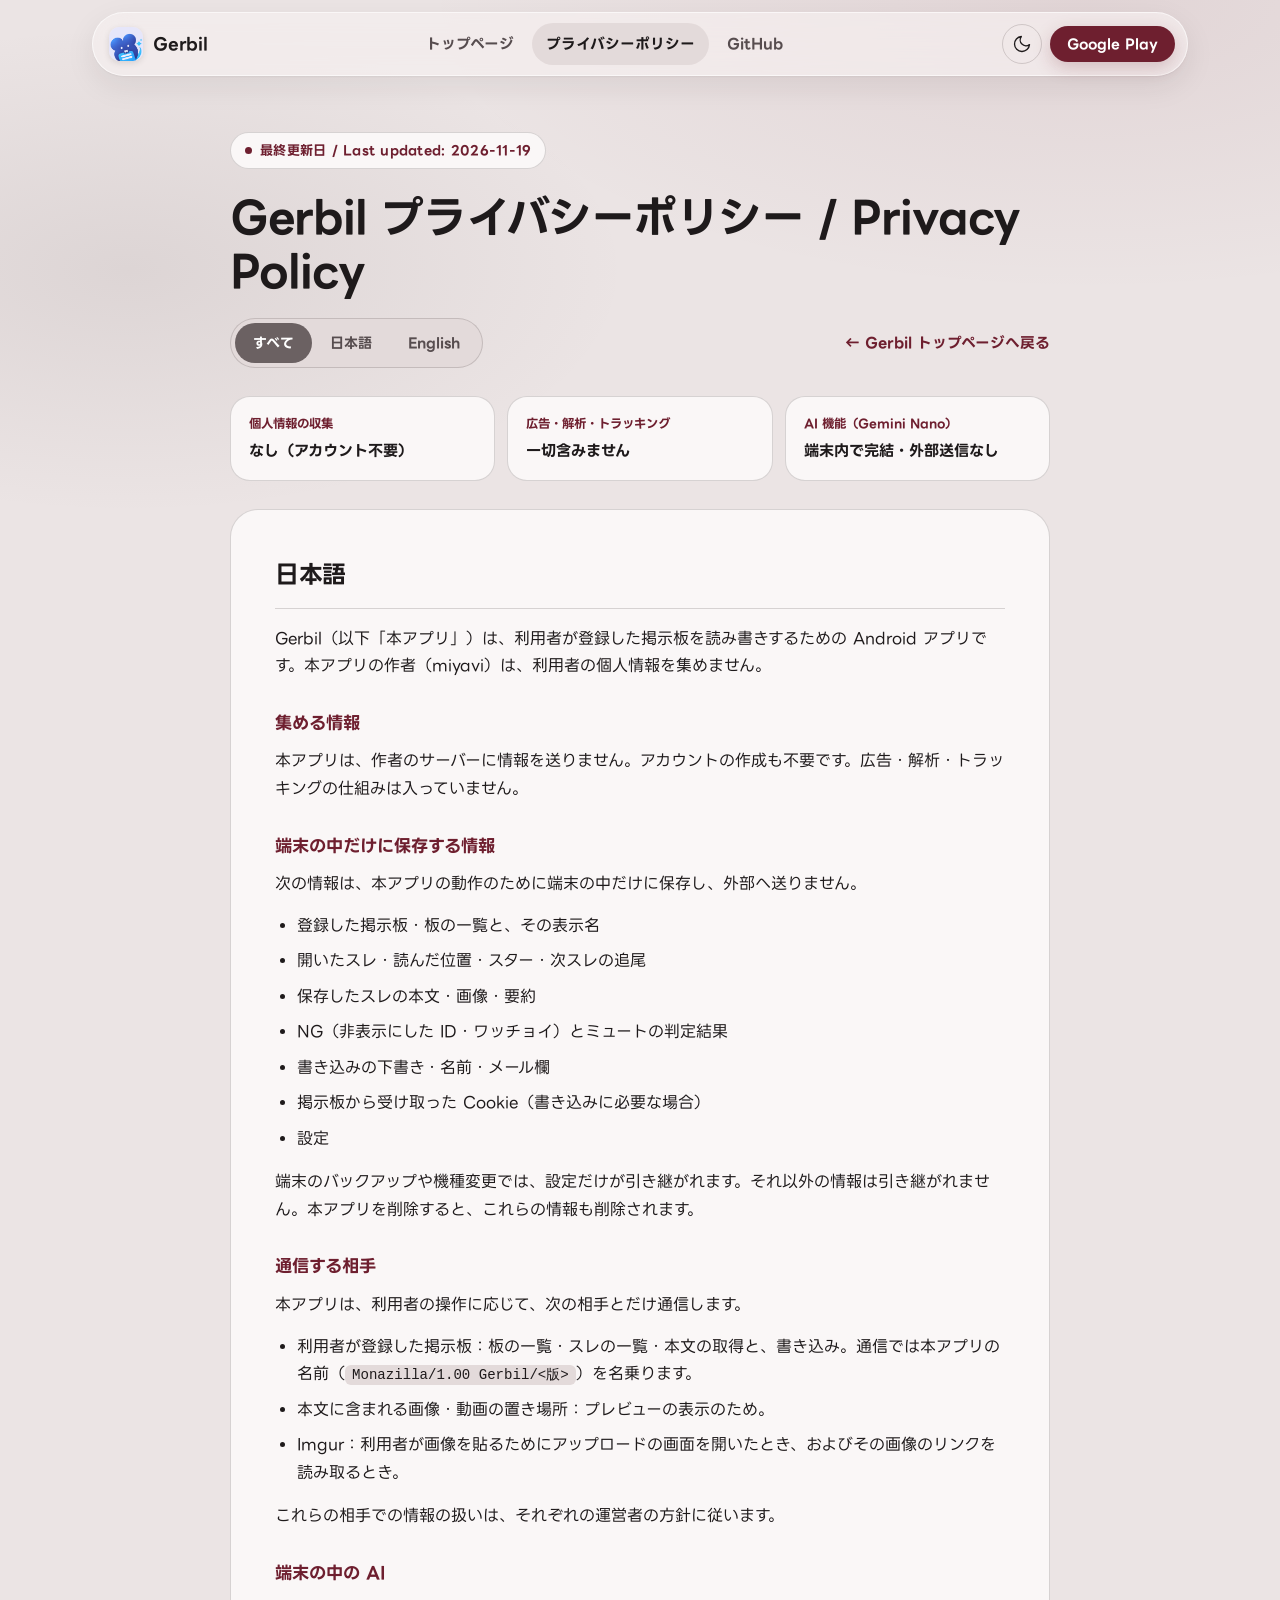
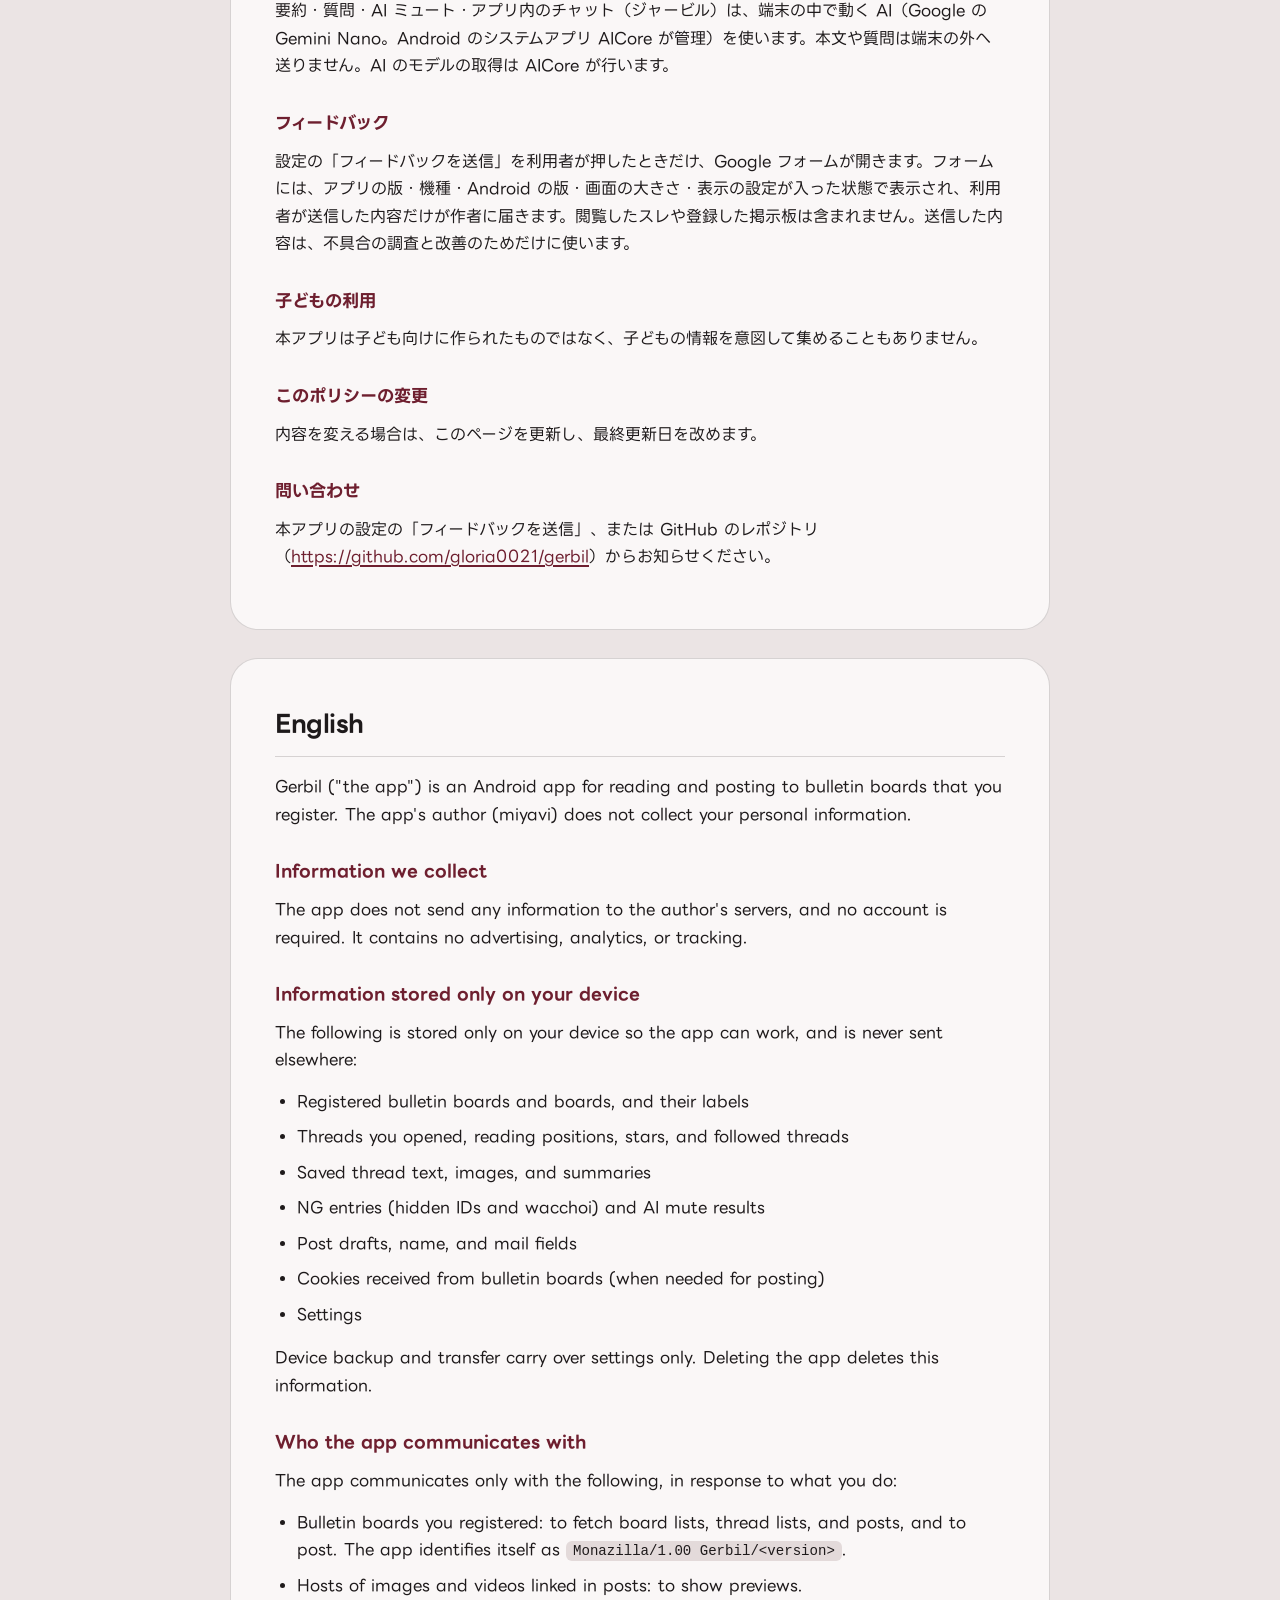
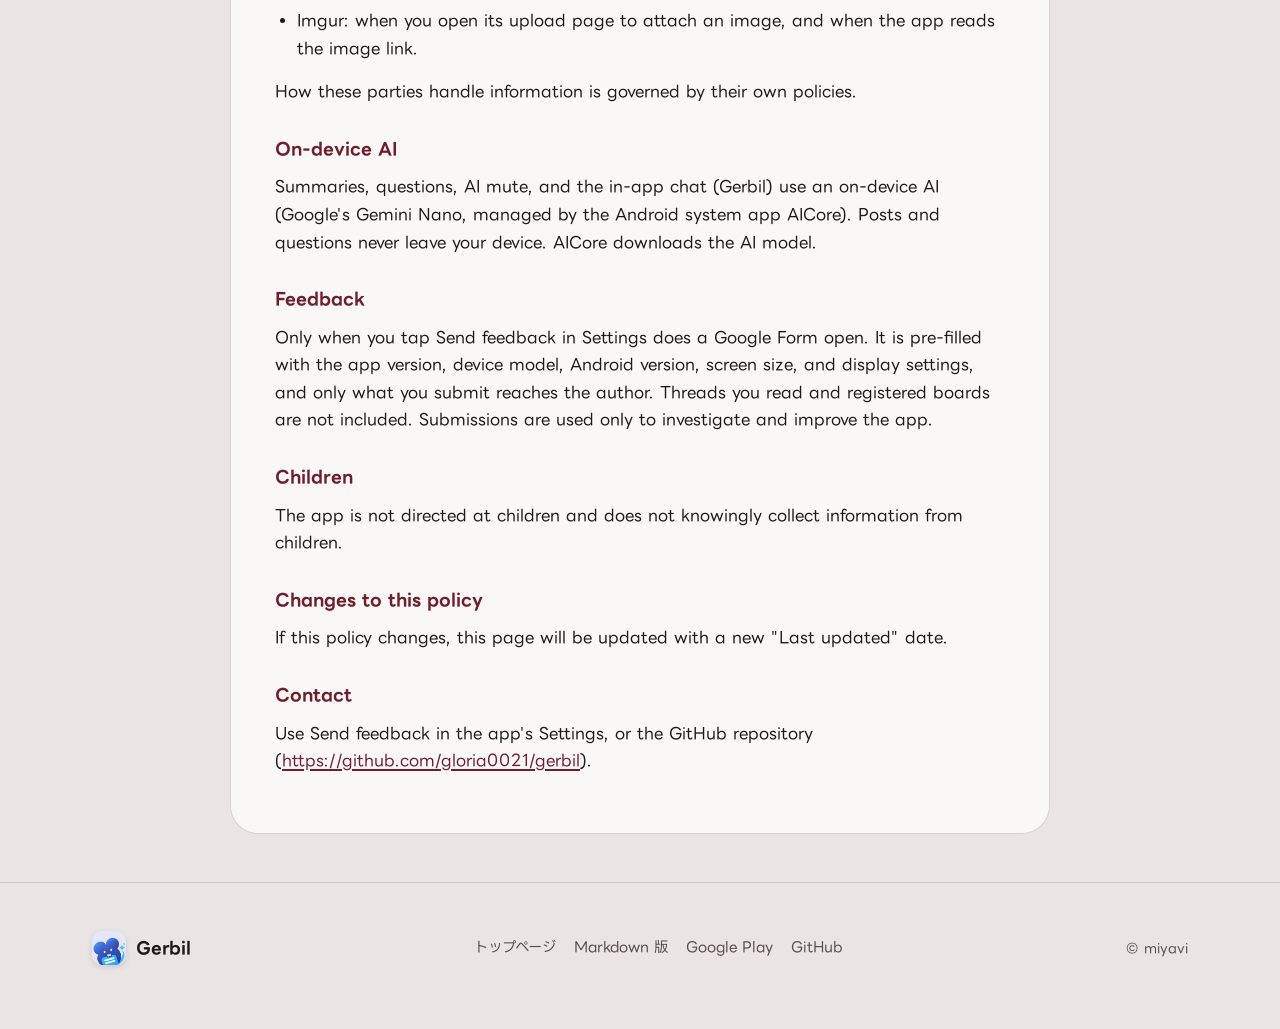
<file: docs/privacy.html>
<!DOCTYPE html>
<html lang="ja">
<head>
  <meta charset="utf-8">
  <meta name="viewport" content="width=device-width, initial-scale=1">
  <title>プライバシーポリシー / Privacy Policy — Gerbil</title>
  <meta name="description" content="Android アプリ Gerbil のプライバシーポリシー（日本語 / English）。個人情報の収集を行わず、広告・解析・トラッキングも含みません。">
  <meta name="theme-color" content="#ebe4e4" media="(prefers-color-scheme: light)">
  <meta name="theme-color" content="#191516" media="(prefers-color-scheme: dark)">

  <link rel="icon" type="image/png" href="store/icon-512.png">
  <link rel="apple-touch-icon" href="store/icon-512.png">

  <link rel="preconnect" href="https://fonts.googleapis.com">
  <link rel="preconnect" href="https://fonts.gstatic.com" crossorigin>
  <link href="https://fonts.googleapis.com/css2?family=LINE+Seed+JP:wght@400;700&display=swap" rel="stylesheet">

  <link rel="stylesheet" href="site.css">
</head>
<body>
  <header class="site-header">
    <div class="container">
      <div class="header-bar">
        <a class="brand" href="./" aria-label="Gerbil トップへ戻る">
          <img class="brand-icon" src="store/icon-512.png" alt="" width="34" height="34">
          <span>Gerbil</span>
        </a>

        <nav class="nav-links" aria-label="ナビゲーション">
          <a href="./">トップページ</a>
          <a href="privacy.html" aria-current="page">プライバシーポリシー</a>
          <a href="https://github.com/gloria0021/gerbil" target="_blank" rel="noopener">GitHub</a>
        </nav>

        <div class="header-actions">
          <button id="mode-toggle" class="icon-btn" type="button" aria-label="ダークモードに切り替え" aria-pressed="false">
            <svg data-icon="moon" viewBox="0 0 24 24" fill="none" stroke="currentColor" stroke-width="1.6" stroke-linecap="round" stroke-linejoin="round" aria-hidden="true">
              <path d="M21 12.79A9 9 0 1 1 11.21 3 7 7 0 0 0 21 12.79z"/>
            </svg>
            <svg data-icon="sun" viewBox="0 0 24 24" fill="none" stroke="currentColor" stroke-width="1.6" stroke-linecap="round" stroke-linejoin="round" aria-hidden="true" style="display:none">
              <circle cx="12" cy="12" r="4"/>
              <path d="M12 2v2M12 20v2M4.93 4.93l1.41 1.41M17.66 17.66l1.41 1.41M2 12h2M20 12h2M6.34 17.66l-1.41 1.41M19.07 4.93l-1.41 1.41"/>
            </svg>
          </button>
          <a class="btn btn-primary btn-sm" href="https://play.google.com/store/apps/details?id=jp.miyavi.android.gerbil" target="_blank" rel="noopener">
            Google Play
          </a>
        </div>
      </div>
    </div>
  </header>

  <main>
    <div class="container">
      <div class="policy-wrap">
        <section class="policy-hero">
          <div class="eyebrow">
            <span class="eyebrow-dot" aria-hidden="true"></span>
            <span>最終更新日 / Last updated: 2026-11-19</span>
          </div>
          <h1 class="section-title" style="font-size: clamp(1.85rem, 3.8vw, 2.75rem);">
            Gerbil プライバシーポリシー / Privacy Policy
          </h1>

          <div class="policy-meta">
            <div class="lang-switch" role="group" aria-label="表示言語の切り替え">
              <button class="lang-btn" type="button" data-policy-lang="all" aria-pressed="true">すべて</button>
              <button class="lang-btn" type="button" data-policy-lang="ja" aria-pressed="false">日本語</button>
              <button class="lang-btn" type="button" data-policy-lang="en" aria-pressed="false">English</button>
            </div>
            <a href="./" style="font-size: 0.92rem; font-weight: 700; text-decoration: none;">← Gerbil トップページへ戻る</a>
          </div>
        </section>

        <!-- At-a-glance Summary -->
        <section class="policy-summary" aria-label="要点">
          <div class="policy-summary-item">
            <div class="label">個人情報の収集</div>
            <div class="val">なし（アカウント不要）</div>
          </div>
          <div class="policy-summary-item">
            <div class="label">広告・解析・トラッキング</div>
            <div class="val">一切含みません</div>
          </div>
          <div class="policy-summary-item">
            <div class="label">AI 機能（Gemini Nano）</div>
            <div class="val">端末内で完結・外部送信なし</div>
          </div>
        </section>

        <!-- Japanese Policy -->
        <article id="ja" class="policy-card" lang="ja">
          <h2>日本語</h2>

          <p>Gerbil（以下「本アプリ」）は、利用者が登録した掲示板を読み書きするための Android アプリです。本アプリの作者（miyavi）は、利用者の個人情報を集めません。</p>

          <h3>集める情報</h3>
          <p>本アプリは、作者のサーバーに情報を送りません。アカウントの作成も不要です。広告・解析・トラッキングの仕組みは入っていません。</p>

          <h3>端末の中だけに保存する情報</h3>
          <p>次の情報は、本アプリの動作のために端末の中だけに保存し、外部へ送りません。</p>
          <ul>
            <li>登録した掲示板・板の一覧と、その表示名</li>
            <li>開いたスレ・読んだ位置・スター・次スレの追尾</li>
            <li>保存したスレの本文・画像・要約</li>
            <li>NG（非表示にした ID・ワッチョイ）とミュートの判定結果</li>
            <li>書き込みの下書き・名前・メール欄</li>
            <li>掲示板から受け取った Cookie（書き込みに必要な場合）</li>
            <li>設定</li>
          </ul>
          <p>端末のバックアップや機種変更では、設定だけが引き継がれます。それ以外の情報は引き継がれません。本アプリを削除すると、これらの情報も削除されます。</p>

          <h3>通信する相手</h3>
          <p>本アプリは、利用者の操作に応じて、次の相手とだけ通信します。</p>
          <ul>
            <li>利用者が登録した掲示板：板の一覧・スレの一覧・本文の取得と、書き込み。通信では本アプリの名前（<code>Monazilla/1.00 Gerbil/&lt;版&gt;</code>）を名乗ります。</li>
            <li>本文に含まれる画像・動画の置き場所：プレビューの表示のため。</li>
            <li>Imgur：利用者が画像を貼るためにアップロードの画面を開いたとき、およびその画像のリンクを読み取るとき。</li>
          </ul>
          <p>これらの相手での情報の扱いは、それぞれの運営者の方針に従います。</p>

          <h3>端末の中の AI</h3>
          <p>要約・質問・AI ミュート・アプリ内のチャット（ジャービル）は、端末の中で動く AI（Google の Gemini Nano。Android のシステムアプリ AICore が管理）を使います。本文や質問は端末の外へ送りません。AI のモデルの取得は AICore が行います。</p>

          <h3>フィードバック</h3>
          <p>設定の「フィードバックを送信」を利用者が押したときだけ、Google フォームが開きます。フォームには、アプリの版・機種・Android の版・画面の大きさ・表示の設定が入った状態で表示され、利用者が送信した内容だけが作者に届きます。閲覧したスレや登録した掲示板は含まれません。送信した内容は、不具合の調査と改善のためだけに使います。</p>

          <h3>子どもの利用</h3>
          <p>本アプリは子ども向けに作られたものではなく、子どもの情報を意図して集めることもありません。</p>

          <h3>このポリシーの変更</h3>
          <p>内容を変える場合は、このページを更新し、最終更新日を改めます。</p>

          <h3>問い合わせ</h3>
          <p>本アプリの設定の「フィードバックを送信」、または GitHub のレポジトリ（<a href="https://github.com/gloria0021/gerbil" target="_blank" rel="noopener">https://github.com/gloria0021/gerbil</a>）からお知らせください。</p>
        </article>

        <!-- English Policy -->
        <article id="en" class="policy-card" lang="en">
          <h2>English</h2>

          <p>Gerbil ("the app") is an Android app for reading and posting to bulletin boards that you register. The app's author (miyavi) does not collect your personal information.</p>

          <h3>Information we collect</h3>
          <p>The app does not send any information to the author's servers, and no account is required. It contains no advertising, analytics, or tracking.</p>

          <h3>Information stored only on your device</h3>
          <p>The following is stored only on your device so the app can work, and is never sent elsewhere:</p>
          <ul>
            <li>Registered bulletin boards and boards, and their labels</li>
            <li>Threads you opened, reading positions, stars, and followed threads</li>
            <li>Saved thread text, images, and summaries</li>
            <li>NG entries (hidden IDs and wacchoi) and AI mute results</li>
            <li>Post drafts, name, and mail fields</li>
            <li>Cookies received from bulletin boards (when needed for posting)</li>
            <li>Settings</li>
          </ul>
          <p>Device backup and transfer carry over settings only. Deleting the app deletes this information.</p>

          <h3>Who the app communicates with</h3>
          <p>The app communicates only with the following, in response to what you do:</p>
          <ul>
            <li>Bulletin boards you registered: to fetch board lists, thread lists, and posts, and to post. The app identifies itself as <code>Monazilla/1.00 Gerbil/&lt;version&gt;</code>.</li>
            <li>Hosts of images and videos linked in posts: to show previews.</li>
            <li>Imgur: when you open its upload page to attach an image, and when the app reads the image link.</li>
          </ul>
          <p>How these parties handle information is governed by their own policies.</p>

          <h3>On-device AI</h3>
          <p>Summaries, questions, AI mute, and the in-app chat (Gerbil) use an on-device AI (Google's Gemini Nano, managed by the Android system app AICore). Posts and questions never leave your device. AICore downloads the AI model.</p>

          <h3>Feedback</h3>
          <p>Only when you tap Send feedback in Settings does a Google Form open. It is pre-filled with the app version, device model, Android version, screen size, and display settings, and only what you submit reaches the author. Threads you read and registered boards are not included. Submissions are used only to investigate and improve the app.</p>

          <h3>Children</h3>
          <p>The app is not directed at children and does not knowingly collect information from children.</p>

          <h3>Changes to this policy</h3>
          <p>If this policy changes, this page will be updated with a new "Last updated" date.</p>

          <h3>Contact</h3>
          <p>Use Send feedback in the app's Settings, or the GitHub repository (<a href="https://github.com/gloria0021/gerbil" target="_blank" rel="noopener">https://github.com/gloria0021/gerbil</a>).</p>
        </article>
      </div>
    </div>
  </main>

  <footer class="site-footer">
    <div class="container">
      <div class="footer-inner">
        <div class="brand">
          <img class="brand-icon" src="store/icon-512.png" alt="" width="28" height="28">
          <span>Gerbil</span>
        </div>

        <nav class="footer-links" aria-label="フッターリンク">
          <a href="./">トップページ</a>
          <a href="privacy-policy.md">Markdown 版</a>
          <a href="https://play.google.com/store/apps/details?id=jp.miyavi.android.gerbil" target="_blank" rel="noopener">Google Play</a>
          <a href="https://github.com/gloria0021/gerbil" target="_blank" rel="noopener">GitHub</a>
        </nav>

        <p class="footer-meta">&copy; miyavi</p>
      </div>
    </div>
  </footer>

  <script src="site.js" defer></script>
</body>
</html>
</file>
<file: docs/site.css>
/* ==========================================================================
   Gerbil Landing Page & Privacy Policy Stylesheet
   Grounded in Gerbil's Material 3 Suna theme (#605050 seed, Fidelity palette)
   with frosted glass surfaces inspired by Haze glass bars.
   ========================================================================== */

:root {
  /* Suna Light (Default) */
  --surface: #ebe4e4;
  --surface-low: #e3dada;
  --surface-container: #ddd3d3;
  --surface-high: #d5caca;
  --surface-sheet: #faf7f7;
  --on-surface: #1e1a1b;
  --on-surface-variant: #574d4f;
  --primary: #6e1f2f;
  --on-primary: #ffffff;
  --primary-container: #f8d8de;
  --on-primary-container: #3b0815;
  --secondary-container: #6b6162;
  --on-secondary-container: #ffffff;
  --outline: #857a7c;
  --outline-variant: rgba(87, 77, 79, 0.22);

  /* Glass approximation (backdrop-filter + layered highlight border) */
  --glass-bg: rgba(244, 239, 239, 0.72);
  --glass-bg-strong: rgba(247, 243, 243, 0.86);
  --glass-border: rgba(255, 255, 255, 0.62);
  --glass-shadow: 0 10px 30px rgba(42, 26, 29, 0.08), 0 1px 2px rgba(42, 26, 29, 0.05);

  /* Ambient tint */
  --ambient-1: rgba(110, 31, 47, 0.08);
  --ambient-2: rgba(96, 80, 80, 0.10);

  /* Shape scale (consistent M3 scale) */
  --radius-sm: 12px;
  --radius-md: 20px;
  --radius-lg: 28px;
  --radius-pill: 9999px;

  /* Spacing & layout */
  --container-max: 1160px;
  --header-h: 64px;

  /* Typography */
  --font-sans: 'LINE Seed JP', 'Hiragino Sans', 'Hiragino Kaku Gothic ProN', 'BIZ UDPGothic', 'Yu Gothic UI', sans-serif;
  --font-mono: ui-monospace, 'SFMono-Regular', 'JetBrains Mono', Menlo, Consolas, monospace;

  /* Motion */
  --ease-out: cubic-bezier(0.2, 0.8, 0.2, 1);
  --ease-spring: cubic-bezier(0.22, 1, 0.36, 1);
}

/* Dark theme (auto or manual) */
[data-mode="dark"] {
  --surface: #191516;
  --surface-low: #211c1d;
  --surface-container: #272123;
  --surface-high: #312a2c;
  --surface-sheet: #2c2628;
  --on-surface: #eee5e6;
  --on-surface-variant: #c2b6b8;
  --primary: #f2b6c0;
  --on-primary: #4c111e;
  --primary-container: #5c1c2a;
  --on-primary-container: #ffd9df;
  --secondary-container: #564c4e;
  --on-secondary-container: #f5ebec;
  --outline: #988b8d;
  --outline-variant: rgba(194, 182, 184, 0.2);

  --glass-bg: rgba(39, 33, 35, 0.72);
  --glass-bg-strong: rgba(44, 38, 40, 0.88);
  --glass-border: rgba(255, 255, 255, 0.12);
  --glass-shadow: 0 14px 36px rgba(0, 0, 0, 0.38), 0 1px 2px rgba(0, 0, 0, 0.24);

  --ambient-1: rgba(242, 182, 192, 0.08);
  --ambient-2: rgba(138, 108, 112, 0.10);
}

/* Interactive Theme Previews (Pixel 11 Pro palettes from Theme.kt) */
[data-palette="canyon"] {
  --surface: #f2e4e0;
  --surface-low: #ead8d3;
  --surface-container: #e3cec8;
  --surface-sheet: #fcf7f5;
  --primary: #a23222;
  --primary-container: #ffdad4;
  --on-primary-container: #410802;
  --secondary-container: #7c564e;
  --ambient-1: rgba(240, 113, 96, 0.12);
}
[data-mode="dark"][data-palette="canyon"] {
  --surface: #1c1513;
  --surface-low: #251c19;
  --surface-container: #2d221f;
  --surface-sheet: #332724;
  --primary: #ffb4a8;
  --on-primary: #5f150b;
  --primary-container: #7d2316;
  --on-primary-container: #ffdad4;
  --ambient-1: rgba(240, 113, 96, 0.10);
}

[data-palette="fog"] {
  --surface: #e3ecf2;
  --surface-low: #d8e4ec;
  --surface-container: #cddce6;
  --surface-sheet: #f6fafc;
  --primary: #145b78;
  --primary-container: #c5e8fa;
  --on-primary-container: #001f2c;
  --secondary-container: #4e626d;
  --ambient-1: rgba(179, 224, 245, 0.22);
}
[data-mode="dark"][data-palette="fog"] {
  --surface: #12181c;
  --surface-low: #192126;
  --surface-container: #20292f;
  --surface-sheet: #253037;
  --primary: #8fd2f0;
  --on-primary: #003549;
  --primary-container: #074c66;
  --on-primary-container: #c5e8fa;
  --ambient-1: rgba(143, 210, 240, 0.10);
}

[data-palette="olive"] {
  --surface: #e6e8df;
  --surface-low: #dce0d4;
  --surface-container: #d3d8c9;
  --surface-sheet: #f8f9f5;
  --primary: #465332;
  --primary-container: #d7e5be;
  --on-primary-container: #131c05;
  --secondary-container: #5c6350;
  --ambient-1: rgba(113, 124, 92, 0.14);
}
[data-mode="dark"][data-palette="olive"] {
  --surface: #151713;
  --surface-low: #1d201a;
  --surface-container: #23271f;
  --surface-sheet: #2a2e25;
  --primary: #bccb9f;
  --on-primary: #273215;
  --primary-container: #394526;
  --on-primary-container: #d7e5be;
  --ambient-1: rgba(188, 203, 159, 0.10);
}

[data-palette="obsidian"] {
  --surface: #e2e5ed;
  --surface-low: #d7dbe6;
  --surface-container: #ccd1df;
  --surface-sheet: #f6f7fb;
  --primary: #233a6b;
  --primary-container: #d5e1ff;
  --on-primary-container: #06183d;
  --secondary-container: #4d5569;
  --ambient-1: rgba(22, 33, 56, 0.10);
}
[data-mode="dark"][data-palette="obsidian"] {
  --surface: #11141b;
  --surface-low: #171b24;
  --surface-container: #1e232f;
  --surface-sheet: #252b39;
  --primary: #b1c6ff;
  --on-primary: #102552;
  --primary-container: #1d3464;
  --on-primary-container: #d5e1ff;
  --ambient-1: rgba(177, 198, 255, 0.10);
}

/* Base Reset */
*,
*::before,
*::after {
  box-sizing: border-box;
}

html {
  scroll-behavior: smooth;
  -webkit-text-size-adjust: 100%;
  color-scheme: light dark;
}

body {
  margin: 0;
  font-family: var(--font-sans);
  font-size: 16px;
  line-height: 1.72;
  color: var(--on-surface);
  background-color: var(--surface);
  background-image:
    radial-gradient(ellipse 80% 50% at 85% 0%, var(--ambient-1), transparent 65%),
    radial-gradient(ellipse 65% 45% at 10% 30%, var(--ambient-2), transparent 60%);
  background-attachment: fixed;
  transition: background-color 0.28s var(--ease-out), color 0.28s var(--ease-out);
  overflow-x: clip;
}

img {
  max-width: 100%;
  height: auto;
  display: block;
}

a {
  color: var(--primary);
  text-decoration-thickness: 1.5px;
  text-underline-offset: 3px;
}

button {
  font: inherit;
  color: inherit;
}

:focus-visible {
  outline: 2px solid var(--primary);
  outline-offset: 3px;
}

.sr-only {
  position: absolute;
  width: 1px;
  height: 1px;
  padding: 0;
  margin: -1px;
  overflow: hidden;
  clip: rect(0, 0, 0, 0);
  white-space: nowrap;
  border: 0;
}

.container {
  width: 100%;
  max-width: var(--container-max);
  margin-inline: auto;
  padding-inline: 20px;
}

@media (min-width: 768px) {
  .container {
    padding-inline: 32px;
  }
}

/* ==========================================================================
   Floating Glass Header
   ========================================================================== */
.site-header {
  position: sticky;
  top: 0;
  z-index: 50;
  padding-top: 12px;
  pointer-events: none;
}

.header-bar {
  pointer-events: auto;
  display: flex;
  align-items: center;
  justify-content: space-between;
  gap: 16px;
  height: var(--header-h);
  padding: 0 12px 0 16px;
  border-radius: var(--radius-pill);
  background: var(--glass-bg);
  border: 1px solid var(--glass-border);
  box-shadow: var(--glass-shadow);
  backdrop-filter: blur(18px) saturate(140%);
  -webkit-backdrop-filter: blur(18px) saturate(140%);
}

@media (prefers-reduced-transparency: reduce) {
  .header-bar,
  .glass-pill,
  .glass-surface {
    backdrop-filter: none;
    -webkit-backdrop-filter: none;
    background: var(--surface-sheet);
  }
}

.brand {
  display: inline-flex;
  align-items: center;
  gap: 10px;
  text-decoration: none;
  color: var(--on-surface);
  font-weight: 700;
  font-size: 1.0625rem;
  letter-spacing: -0.01em;
  white-space: nowrap;
}

.brand-icon {
  width: 34px;
  height: 34px;
  border-radius: 10px;
  object-fit: cover;
  box-shadow: 0 2px 6px rgba(0, 0, 0, 0.12);
}

.nav-links {
  display: none;
  align-items: center;
  gap: 4px;
}

@media (min-width: 820px) {
  .nav-links {
    display: flex;
  }
}

.nav-links a {
  padding: 8px 14px;
  border-radius: var(--radius-pill);
  color: var(--on-surface-variant);
  text-decoration: none;
  font-size: 0.92rem;
  font-weight: 700;
  white-space: nowrap;
  transition: background-color 0.2s var(--ease-out), color 0.2s var(--ease-out);
}

.nav-links a:hover,
.nav-links a[aria-current="page"] {
  color: var(--on-surface);
  background: var(--surface-low);
}

.header-actions {
  display: flex;
  align-items: center;
  gap: 8px;
}

.icon-btn {
  display: inline-flex;
  align-items: center;
  justify-content: center;
  width: 40px;
  height: 40px;
  border-radius: var(--radius-pill);
  border: 1px solid var(--outline-variant);
  background: transparent;
  color: var(--on-surface);
  cursor: pointer;
  transition: background-color 0.2s var(--ease-out), transform 0.15s var(--ease-out);
}

.icon-btn:hover {
  background: var(--surface-low);
}

.icon-btn:active {
  transform: scale(0.96);
}

.icon-btn svg {
  width: 20px;
  height: 20px;
}

/* ==========================================================================
   Buttons
   ========================================================================== */
.btn {
  display: inline-flex;
  align-items: center;
  justify-content: center;
  gap: 8px;
  padding: 13px 22px;
  border-radius: var(--radius-pill);
  font-weight: 700;
  font-size: 0.95rem;
  line-height: 1.2;
  text-decoration: none;
  white-space: nowrap;
  cursor: pointer;
  border: 1px solid transparent;
  transition:
    transform 0.16s var(--ease-out),
    background-color 0.2s var(--ease-out),
    border-color 0.2s var(--ease-out),
    box-shadow 0.2s var(--ease-out);
}

.btn:active {
  transform: scale(0.98) translateY(1px);
}

.btn svg {
  width: 19px;
  height: 19px;
  flex-shrink: 0;
}

.btn-primary {
  background: var(--primary);
  color: var(--on-primary);
  box-shadow: 0 6px 18px rgba(110, 31, 47, 0.22);
}

[data-mode="dark"] .btn-primary {
  box-shadow: 0 6px 18px rgba(0, 0, 0, 0.35);
}

.btn-primary:hover {
  filter: brightness(1.06);
}

.btn-secondary {
  background: var(--surface-sheet);
  color: var(--on-surface);
  border-color: var(--outline-variant);
}

.btn-secondary:hover {
  background: var(--surface-low);
}

.btn-sm {
  padding: 9px 16px;
  font-size: 0.875rem;
}

/* ==========================================================================
   Hero Section
   ========================================================================== */
.hero {
  padding-top: clamp(32px, 5vw, 64px);
  padding-bottom: clamp(48px, 7vw, 88px);
}

.hero-grid {
  display: grid;
  grid-template-columns: 1fr;
  gap: 40px;
  align-items: center;
}

@media (min-width: 960px) {
  .hero-grid {
    grid-template-columns: minmax(0, 1.05fr) minmax(0, 0.95fr);
    gap: 56px;
  }
}

.eyebrow {
  display: inline-flex;
  align-items: center;
  gap: 8px;
  padding: 6px 14px;
  border-radius: var(--radius-pill);
  background: var(--surface-sheet);
  border: 1px solid var(--outline-variant);
  color: var(--primary);
  font-size: 0.82rem;
  font-weight: 700;
  letter-spacing: 0.02em;
  margin-bottom: 20px;
}

.eyebrow-dot {
  width: 7px;
  height: 7px;
  border-radius: 50%;
  background: var(--primary);
}

.hero-title {
  margin: 0 0 20px;
  font-size: clamp(2.15rem, 4.6vw, 3.65rem);
  font-weight: 700;
  line-height: 1.16;
  letter-spacing: -0.03em;
  color: var(--on-surface);
}

.hero-lead {
  margin: 0 0 28px;
  font-size: clamp(1rem, 1.3vw, 1.125rem);
  line-height: 1.78;
  color: var(--on-surface-variant);
  max-width: 48ch;
}

.hero-cta {
  display: flex;
  flex-wrap: wrap;
  gap: 12px;
}

/* Hero Visual: Layered Dual Pixel-style Device Frames */
.hero-visual {
  position: relative;
  display: flex;
  justify-content: center;
  align-items: center;
  min-height: 440px;
}

.phone-stage {
  position: relative;
  width: min(100%, 440px);
  display: flex;
  justify-content: center;
  align-items: center;
}

.phone-frame {
  position: relative;
  border-radius: 34px;
  padding: 9px;
  background: #1d1a1b;
  box-shadow:
    0 24px 56px rgba(34, 20, 23, 0.22),
    0 2px 6px rgba(34, 20, 23, 0.14),
    inset 0 0 0 1px rgba(255, 255, 255, 0.14);
  transition: transform 0.45s var(--ease-spring);
}

.phone-frame img {
  border-radius: 26px;
  width: 100%;
  display: block;
}

.phone-primary {
  width: 248px;
  z-index: 2;
  transform: translateX(-28px) rotate(-1.2deg);
}

.phone-secondary {
  position: absolute;
  right: 8px;
  top: 38px;
  width: 212px;
  z-index: 1;
  transform: rotate(3.2deg);
  opacity: 0.96;
}

@media (hover: hover) {
  .phone-stage:hover .phone-primary {
    transform: translateX(-34px) translateY(-4px) rotate(-0.5deg);
  }
  .phone-stage:hover .phone-secondary {
    transform: translateX(8px) translateY(4px) rotate(4deg);
  }
}

@media (max-width: 520px) {
  .hero-visual {
    min-height: 390px;
  }
  .phone-primary {
    width: 205px;
    transform: translateX(-26px) rotate(-1deg);
  }
  .phone-secondary {
    width: 175px;
    right: 4px;
    top: 30px;
  }
}

/* ==========================================================================
   Spec Strip (Directly below Hero)
   ========================================================================== */
.spec-strip {
  padding: 20px 0 32px;
}

.spec-grid {
  display: grid;
  grid-template-columns: repeat(2, minmax(0, 1fr));
  gap: 12px;
  padding: 20px 24px;
  border-radius: var(--radius-lg);
  background: var(--surface-sheet);
  border: 1px solid var(--outline-variant);
}

@media (min-width: 820px) {
  .spec-grid {
    grid-template-columns: repeat(4, minmax(0, 1fr));
    gap: 24px;
  }
}

.spec-item {
  display: flex;
  flex-direction: column;
  gap: 4px;
}

.spec-label {
  font-size: 0.78rem;
  font-weight: 700;
  color: var(--primary);
  letter-spacing: 0.03em;
}

.spec-value {
  font-size: 0.96rem;
  font-weight: 700;
  color: var(--on-surface);
}

.spec-sub {
  font-size: 0.82rem;
  color: var(--on-surface-variant);
}

/* ==========================================================================
   Section Common
   ========================================================================== */
.section {
  padding-block: clamp(56px, 8vw, 104px);
}

.section-header {
  max-width: 640px;
  margin-bottom: clamp(32px, 4.5vw, 52px);
}

.section-kicker {
  margin: 0 0 10px;
  font-size: 0.85rem;
  font-weight: 700;
  color: var(--primary);
  letter-spacing: 0.04em;
}

.section-title {
  margin: 0 0 14px;
  font-size: clamp(1.65rem, 3.2vw, 2.5rem);
  font-weight: 700;
  line-height: 1.24;
  letter-spacing: -0.025em;
}

.section-desc {
  margin: 0;
  color: var(--on-surface-variant);
  font-size: 1rem;
  line-height: 1.78;
}

/* ==========================================================================
   Interactive Showcase (Reading & Writing)
   ========================================================================== */
.showcase-layout {
  display: grid;
  grid-template-columns: 1fr;
  gap: 32px;
  align-items: center;
}

@media (min-width: 900px) {
  .showcase-layout {
    grid-template-columns: minmax(0, 1fr) minmax(0, 0.92fr);
    gap: 48px;
  }
}

.showcase-tabs {
  display: flex;
  flex-direction: column;
  gap: 10px;
}

.showcase-tab {
  text-align: left;
  width: 100%;
  padding: 18px 20px;
  border-radius: var(--radius-md);
  border: 1px solid transparent;
  background: transparent;
  cursor: pointer;
  transition: background-color 0.22s var(--ease-out), border-color 0.22s var(--ease-out);
}

.showcase-tab:hover {
  background: var(--surface-low);
}

.showcase-tab[aria-selected="true"] {
  background: var(--surface-sheet);
  border-color: var(--outline-variant);
  box-shadow: 0 8px 24px rgba(34, 20, 23, 0.06);
}

.showcase-tab-title {
  display: flex;
  align-items: center;
  gap: 10px;
  font-size: 1.05rem;
  font-weight: 700;
  color: var(--on-surface);
  margin: 0 0 6px;
}

.showcase-tab-indicator {
  width: 4px;
  height: 18px;
  border-radius: var(--radius-pill);
  background: var(--outline-variant);
  transition: background-color 0.2s var(--ease-out);
}

.showcase-tab[aria-selected="true"] .showcase-tab-indicator {
  background: var(--primary);
}

.showcase-tab-desc {
  margin: 0;
  padding-left: 14px;
  font-size: 0.92rem;
  color: var(--on-surface-variant);
  line-height: 1.65;
}

.showcase-viewer {
  display: flex;
  flex-direction: column;
  align-items: center;
  justify-content: center;
  padding: 28px 20px;
  border-radius: var(--radius-lg);
  background: var(--surface-low);
  border: 1px solid var(--outline-variant);
}

.showcase-phone {
  width: min(100%, 272px);
}

.showcase-caption {
  margin-top: 16px;
  font-size: 0.85rem;
  color: var(--on-surface-variant);
  text-align: center;
}

/* ==========================================================================
   On-Device AI Bento (3 cells, asymmetric rhythm, zero blank cells)
   ========================================================================== */
.ai-grid {
  display: grid;
  grid-template-columns: 1fr;
  gap: 20px;
}

@media (min-width: 900px) {
  .ai-grid {
    grid-template-columns: repeat(12, minmax(0, 1fr));
  }
  .ai-card-wide {
    grid-column: span 12;
  }
  .ai-card-half {
    grid-column: span 6;
  }
}

.ai-card {
  border-radius: var(--radius-lg);
  background: var(--surface-sheet);
  border: 1px solid var(--outline-variant);
  padding: 28px;
  display: grid;
  gap: 24px;
  align-items: center;
  overflow: hidden;
}

@media (min-width: 820px) {
  .ai-card-wide {
    grid-template-columns: minmax(0, 0.95fr) minmax(0, 1.05fr);
    padding: 36px;
  }
}

.ai-card-head {
  display: flex;
  align-items: center;
  gap: 10px;
  margin-bottom: 12px;
}

.ai-badge {
  display: inline-flex;
  align-items: center;
  gap: 6px;
  padding: 5px 12px;
  border-radius: var(--radius-pill);
  background: var(--primary-container);
  color: var(--on-primary-container);
  font-size: 0.78rem;
  font-weight: 700;
}

.ai-badge svg {
  width: 15px;
  height: 15px;
}

.ai-card h3 {
  margin: 0 0 10px;
  font-size: 1.3rem;
  font-weight: 700;
  line-height: 1.3;
}

.ai-card p {
  margin: 0;
  color: var(--on-surface-variant);
  font-size: 0.95rem;
  line-height: 1.72;
}

.ai-shot-pair {
  display: grid;
  grid-template-columns: repeat(2, minmax(0, 1fr));
  gap: 14px;
}

.ai-shot-single {
  display: flex;
  justify-content: center;
}

.shot-thumb {
  border-radius: 22px;
  padding: 6px;
  background: #1d1a1b;
  box-shadow: 0 14px 32px rgba(34, 20, 23, 0.16);
  max-width: 240px;
  width: 100%;
  cursor: zoom-in;
  border: 0;
  transition: transform 0.25s var(--ease-out);
}

.shot-thumb:hover {
  transform: translateY(-3px);
}

.shot-thumb img {
  border-radius: 17px;
  width: 100%;
}

.ai-note {
  margin-top: 20px;
  padding: 16px 20px;
  border-radius: var(--radius-md);
  background: var(--surface-low);
  color: var(--on-surface-variant);
  font-size: 0.88rem;
  line-height: 1.7;
}

/* ==========================================================================
   Theme & Design Craft Section (Interactive Palette Switcher)
   ========================================================================== */
.craft-layout {
  display: grid;
  grid-template-columns: 1fr;
  gap: 36px;
  align-items: center;
}

@media (min-width: 900px) {
  .craft-layout {
    grid-template-columns: minmax(0, 0.85fr) minmax(0, 1.15fr);
    gap: 56px;
  }
}

.craft-visual {
  display: flex;
  justify-content: center;
}

.palette-picker {
  margin-top: 24px;
  padding: 20px;
  border-radius: var(--radius-md);
  background: var(--surface-sheet);
  border: 1px solid var(--outline-variant);
}

.palette-picker-label {
  font-size: 0.82rem;
  font-weight: 700;
  color: var(--on-surface-variant);
  margin: 0 0 14px;
}

.palette-swatches {
  display: flex;
  flex-wrap: wrap;
  gap: 10px;
}

.swatch-btn {
  display: inline-flex;
  align-items: center;
  gap: 8px;
  padding: 8px 14px;
  border-radius: var(--radius-pill);
  border: 1px solid var(--outline-variant);
  background: var(--surface);
  color: var(--on-surface);
  font-size: 0.86rem;
  font-weight: 700;
  cursor: pointer;
  transition: border-color 0.2s var(--ease-out), transform 0.15s var(--ease-out), background-color 0.2s var(--ease-out);
}

.swatch-btn:hover {
  transform: translateY(-1px);
}

.swatch-btn[aria-pressed="true"] {
  border-color: var(--primary);
  background: var(--primary-container);
  color: var(--on-primary-container);
}

.swatch-dot {
  width: 14px;
  height: 14px;
  border-radius: 50%;
  border: 1px solid rgba(0, 0, 0, 0.18);
}

.craft-list {
  list-style: none;
  padding: 0;
  margin: 24px 0 0;
  display: grid;
  gap: 12px;
}

.craft-list li {
  display: flex;
  align-items: flex-start;
  gap: 10px;
  font-size: 0.95rem;
  color: var(--on-surface-variant);
}

.craft-list svg {
  width: 20px;
  height: 20px;
  color: var(--primary);
  flex-shrink: 0;
  margin-top: 3px;
}

/* ==========================================================================
   Privacy & Transparency Band
   ========================================================================== */
.privacy-band {
  border-radius: var(--radius-lg);
  background: var(--surface-sheet);
  border: 1px solid var(--outline-variant);
  padding: clamp(28px, 5vw, 48px);
  display: grid;
  gap: 28px;
}

@media (min-width: 860px) {
  .privacy-band {
    grid-template-columns: minmax(0, 1.15fr) minmax(0, 0.85fr);
    align-items: center;
    gap: 48px;
  }
}

.privacy-pillars {
  display: grid;
  gap: 14px;
}

.privacy-pillar {
  padding: 16px 18px;
  border-radius: var(--radius-md);
  background: var(--surface);
  border: 1px solid var(--outline-variant);
}

.privacy-pillar strong {
  display: block;
  font-size: 0.95rem;
  margin-bottom: 4px;
  color: var(--on-surface);
}

.privacy-pillar span {
  font-size: 0.88rem;
  color: var(--on-surface-variant);
}

/* ==========================================================================
   Download Banner & Footer
   ========================================================================== */
.download-band {
  text-align: left;
  padding: clamp(32px, 5vw, 52px);
  border-radius: var(--radius-lg);
  background: var(--glass-bg-strong);
  border: 1px solid var(--glass-border);
  box-shadow: var(--glass-shadow);
  backdrop-filter: blur(18px);
  -webkit-backdrop-filter: blur(18px);
  display: flex;
  flex-direction: column;
  gap: 24px;
  justify-content: space-between;
}

@media (min-width: 820px) {
  .download-band {
    flex-direction: row;
    align-items: center;
  }
}

.download-band h2 {
  margin: 0 0 8px;
  font-size: clamp(1.5rem, 2.8vw, 2.1rem);
  line-height: 1.25;
}

.download-band p {
  margin: 0;
  color: var(--on-surface-variant);
  max-width: 52ch;
}

.site-footer {
  padding: 40px 0 56px;
  border-top: 1px solid var(--outline-variant);
  margin-top: 48px;
}

.footer-inner {
  display: flex;
  flex-direction: column;
  gap: 20px;
}

@media (min-width: 720px) {
  .footer-inner {
    flex-direction: row;
    align-items: center;
    justify-content: space-between;
  }
}

.footer-links {
  display: flex;
  flex-wrap: wrap;
  gap: 18px;
  font-size: 0.9rem;
}

.footer-links a {
  color: var(--on-surface-variant);
  text-decoration: none;
}

.footer-links a:hover {
  color: var(--primary);
  text-decoration: underline;
}

.footer-meta {
  font-size: 0.84rem;
  color: var(--on-surface-variant);
}

/* ==========================================================================
   Privacy Policy Page Layout
   ========================================================================== */
.policy-hero {
  padding-top: clamp(32px, 5vw, 56px);
  padding-bottom: 28px;
}

.policy-wrap {
  max-width: 820px;
  margin-inline: auto;
}

.policy-meta {
  display: flex;
  flex-wrap: wrap;
  align-items: center;
  justify-content: space-between;
  gap: 16px;
  margin-top: 20px;
}

.lang-switch {
  display: inline-flex;
  padding: 4px;
  border-radius: var(--radius-pill);
  background: var(--surface-low);
  border: 1px solid var(--outline-variant);
}

.lang-btn {
  padding: 8px 18px;
  border-radius: var(--radius-pill);
  border: 0;
  background: transparent;
  color: var(--on-surface-variant);
  font-weight: 700;
  font-size: 0.88rem;
  cursor: pointer;
  transition: background-color 0.2s var(--ease-out), color 0.2s var(--ease-out);
}

.lang-btn[aria-pressed="true"] {
  background: var(--secondary-container);
  color: var(--on-secondary-container);
}

.policy-summary {
  display: grid;
  grid-template-columns: 1fr;
  gap: 12px;
  margin-bottom: 28px;
}

@media (min-width: 640px) {
  .policy-summary {
    grid-template-columns: repeat(3, minmax(0, 1fr));
  }
}

.policy-summary-item {
  padding: 16px 18px;
  border-radius: var(--radius-md);
  background: var(--surface-sheet);
  border: 1px solid var(--outline-variant);
}

.policy-summary-item .label {
  font-size: 0.78rem;
  font-weight: 700;
  color: var(--primary);
  margin-bottom: 4px;
}

.policy-summary-item .val {
  font-size: 0.95rem;
  font-weight: 700;
  color: var(--on-surface);
}

.policy-card {
  padding: clamp(24px, 4.5vw, 44px);
  border-radius: var(--radius-lg);
  background: var(--surface-sheet);
  border: 1px solid var(--outline-variant);
  margin-bottom: 28px;
}

.policy-card[hidden] {
  display: none;
}

.policy-card h2 {
  margin: 0 0 16px;
  font-size: 1.5rem;
  letter-spacing: -0.02em;
  padding-bottom: 12px;
  border-bottom: 1px solid var(--outline-variant);
}

.policy-card h3 {
  margin: 28px 0 10px;
  font-size: 1.08rem;
  color: var(--primary);
}

.policy-card p {
  margin: 0 0 14px;
  color: var(--on-surface);
  max-width: 68ch;
}

.policy-card ul {
  margin: 0 0 16px;
  padding-left: 22px;
  max-width: 68ch;
}

.policy-card li {
  margin-bottom: 8px;
  color: var(--on-surface);
}

.policy-card code {
  font-family: var(--font-mono);
  font-size: 0.88em;
  padding: 2px 7px;
  border-radius: 6px;
  background: var(--surface-low);
  color: var(--on-surface);
}

/* ==========================================================================
   Lightbox Dialog (Native <dialog> for Screenshot Preview)
   ========================================================================== */
dialog.lightbox {
  padding: 0;
  border: 0;
  background: transparent;
  max-width: min(92vw, 420px);
  max-height: 92dvh;
  overflow: visible;
}

dialog.lightbox::backdrop {
  background: rgba(18, 14, 15, 0.72);
  backdrop-filter: blur(8px);
}

.lightbox-inner {
  position: relative;
  border-radius: 30px;
  padding: 10px;
  background: #1d1a1b;
  box-shadow: 0 28px 64px rgba(0, 0, 0, 0.5);
}

.lightbox-inner img {
  border-radius: 22px;
  max-height: calc(88dvh - 20px);
  width: auto;
  margin-inline: auto;
}

.lightbox-close {
  position: absolute;
  top: -14px;
  right: -14px;
  width: 38px;
  height: 38px;
  border-radius: var(--radius-pill);
  border: 1px solid var(--outline-variant);
  background: var(--surface-sheet);
  color: var(--on-surface);
  cursor: pointer;
  display: inline-flex;
  align-items: center;
  justify-content: center;
  box-shadow: 0 6px 16px rgba(0, 0, 0, 0.25);
}

/* ==========================================================================
   Reveal Animation (Progressive Enhancement)
   ========================================================================== */
@media (prefers-reduced-motion: no-preference) {
  .reveal {
    opacity: 0;
    transform: translateY(16px);
    transition: opacity 0.55s var(--ease-out), transform 0.55s var(--ease-out);
  }
  .reveal.is-visible {
    opacity: 1;
    transform: translateY(0);
  }
}

@media (prefers-reduced-motion: reduce) {
  html {
    scroll-behavior: auto;
  }
  *,
  *::before,
  *::after {
    animation-duration: 0.01ms !important;
    transition-duration: 0.01ms !important;
  }
}
</file>
